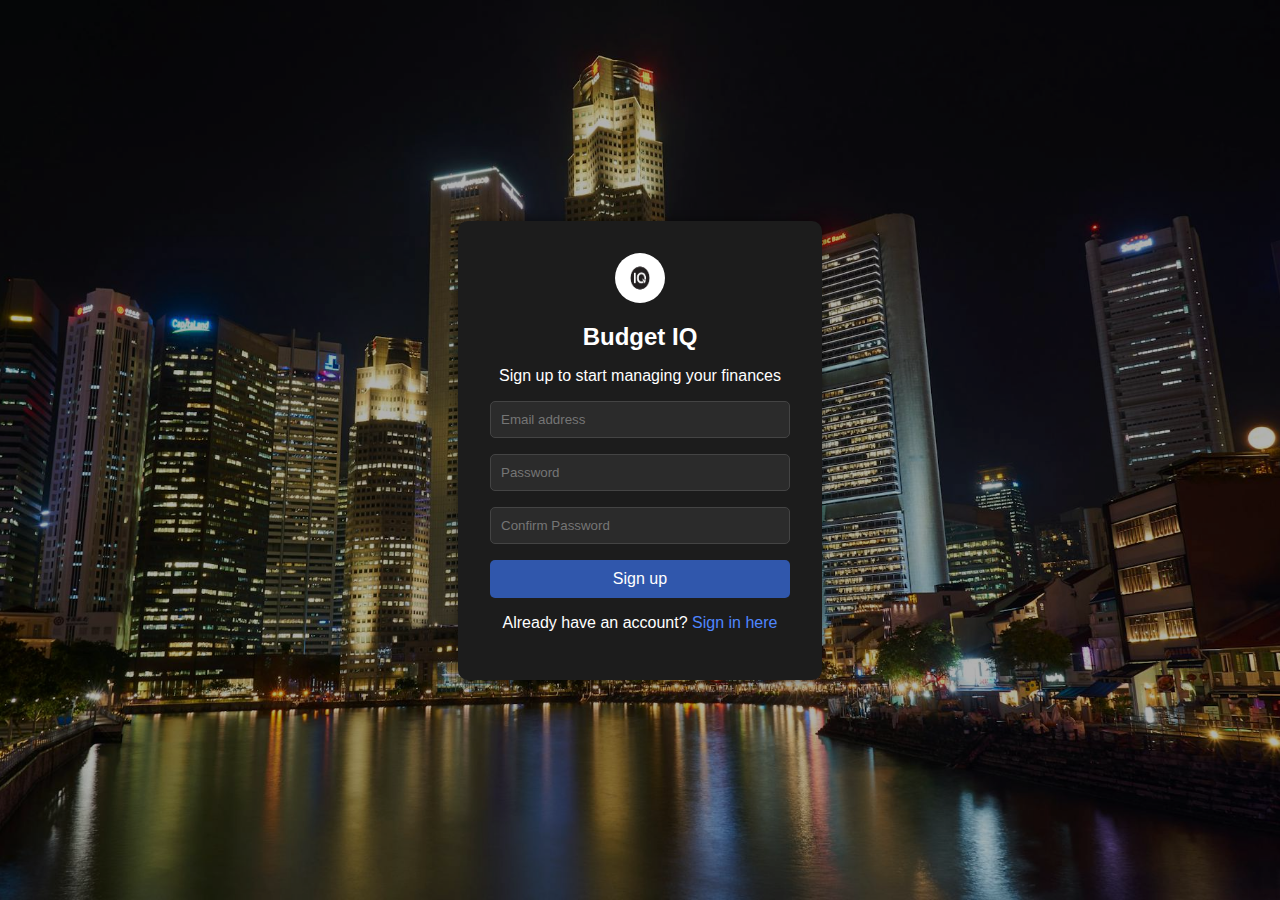
<file: index.html>
<!DOCTYPE html>
<html lang="en">
<head>
    <meta charset="UTF-8">
    <meta name="viewport" content="width=device-width, initial-scale=1.0">
    <link rel="stylesheet" href="Styles/styles.css">
    <link rel="icon" href="images/logo.png" type="image/x-icon">
    <title>Signup - Budget IQ</title>
</head>
<body>
    <img src="images/signup.jpg" alt="Background" class="background-image">
    <div class="container">
        <div class="form-box">
            <div class="logo">
                <img src="images/IQ logo.jpeg" alt="Logo" class="logo-placeholder">
                <h1>Budget IQ</h1>
                <p>Sign up to start managing your finances</p>
            </div>
            <form id="signup-form">
                <input type="email" id="email" placeholder="Email address" required>
                <input type="password" id="password" placeholder="Password" required>
                <input type="password" id="confirm-password" placeholder="Confirm Password" required>
                <button type="submit" class="signup-button">Sign up</button>
            </form>
            <p>Already have an account? <a href="login.html">Sign in here</a></p>
        </div>
    </div>
    <script src="Java/scripts.js"></script>
</body>
</html>
</file>
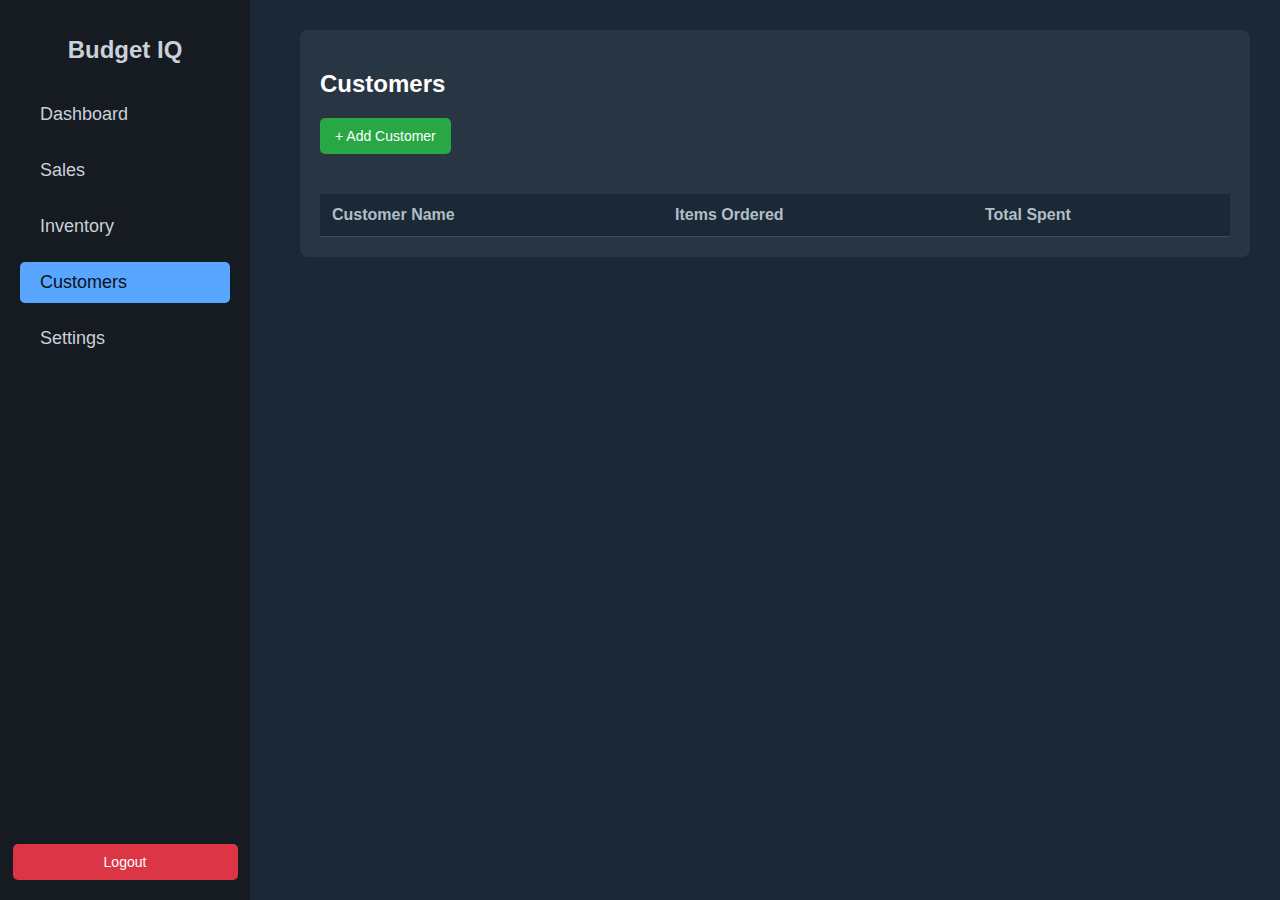
<file: customers.html>
<!DOCTYPE html>
<html lang="en">
<head>
    <meta charset="UTF-8">
    <meta name="viewport" content="width=device-width, initial-scale=1.0">
    <link rel="stylesheet" href="Styles/customers.css">
    <title>Customers - Budget IQ</title>
</head>
<body>
    <div class="sidebar">
        <div class="sidebar-header">
            <h1>Budget IQ</h1>
        </div>
        <ul class="sidebar-menu">
            <li><a href="dashboard.html">Dashboard</a></li>
            <li><a href="finances.html">Sales</a></li>
            <li><a href="inventory.html">Inventory</a></li>
            <li><a class="active" href="customers.html">Customers</a></li>
            <li><a href="settings.html">Settings</a></li>
        </ul>
        <div class="sidebar-footer">
            <button id="logout-btn" class="logout-btn">Logout</button>
        </div>
    </div>

    <div class="main-content">
        <div class="customers-section">
            <h2>Customers</h2>
            <button class="add-customer-btn" onclick="showAddCustomerPopup()">+ Add Customer</button>
            <div class="customers-table">
                <table>
                    <thead>
                        <tr>
                            <th>Customer Name</th>
                            <th>Items Ordered</th>
                            <th>Total Spent</th>
                        </tr>
                    </thead>
                    <tbody id="customersTableBody">
                        <!-- Customer data will be dynamically added here -->
                    </tbody>
                </table>
            </div>
        </div>
    </div>

    <!-- Add Customer Popup -->
    <div id="addCustomerPopup" class="popup-overlay">
        <div class="popup-card">
            <h3>Add Customer</h3>
            <form id="addCustomerForm">
                <label for="customerName">Customer Name:</label>
                <input type="text" id="customerName" required>
                <label for="itemsOrdered">Items Ordered:</label>
                <input type="number" id="itemsOrdered" min="1" required>
                <label for="totalSpent">Total Spent:</label>
                <input type="number" step="0.01" id="totalSpent" required>
                <button type="submit">Add Customer</button>
                <button type="button" onclick="closePopup('addCustomerPopup')">Cancel</button>
            </form>
        </div>
    </div>

        <!-- Logout Confirmation Popup -->
<div class="popup-overlay" id="logout-popup">
    <div class="popup-card">
        <h3>Confirm Logout</h3>
        <p>Are you sure you want to log out?</p>
        <button id="confirm-logout-btn" class="confirm-btn">Yes, Logout</button>
        <button id="cancel-logout-btn" class="cancel-btn">Cancel</button>
    </div>
</div>

    <script src="Java/customers.js"></script>
</body>
</html>
</file>
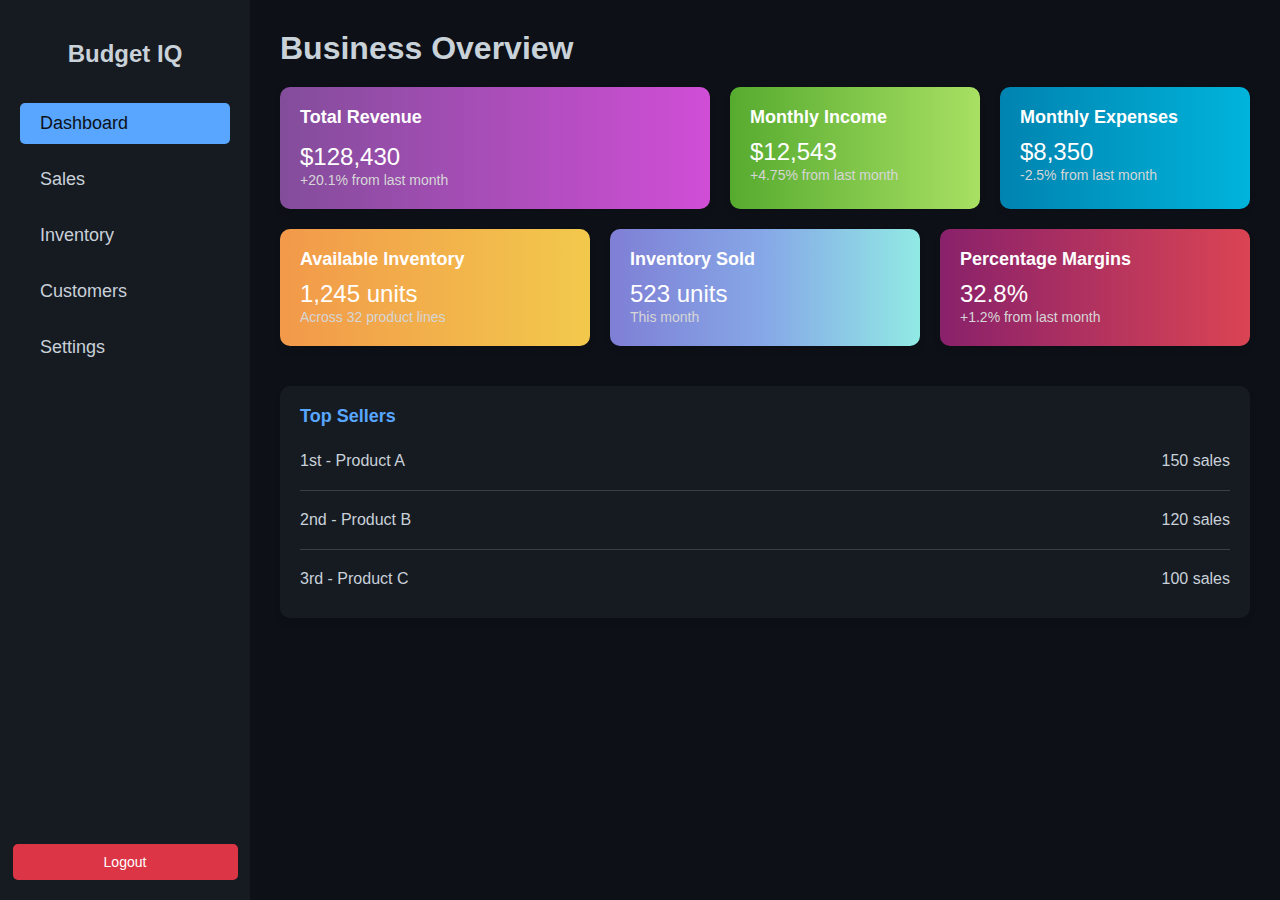
<file: dashboard.html>
<!DOCTYPE html>
<html lang="en">
<head>
    <meta charset="UTF-8">
    <meta name="viewport" content="width=device-width, initial-scale=1.0">
    <link rel="stylesheet" href="Styles/dashboard.css">
    <title>Dashboard - Budget IQ</title>
</head>
<body>
    <div class="sidebar">
        <div class="logo">
            <h2>Budget IQ</h2>
        </div>
        <ul>
            <li><a href="dashboard.html" class="active">Dashboard</a></li>
            <li><a href="finances.html">Sales</a></li>
            <li><a href="inventory.html">Inventory</a></li>
            <li><a href="customers.html">Customers</a></li>
            <li><a href="settings.html">Settings</a></li>
        </ul>
        <div class="sidebar-footer">
            <button id="logout-btn" class="logout-btn">Logout</button>
        </div>
    </div>
    <div class="content">
        <h1>Business Overview</h1>
        <!-- Container for the overview cards -->
<div class="overview-section">
    <div class="overview-card-1">
        <h3>Total Revenue</h3>
        <p id="total-revenue">$128,430</p>
        <small id="revenue-change">+20.1% from last month</small>
    </div>
    <div class="overview-card-2">
        <h3>Monthly Income</h3>
        <p id="monthly-income">$12,543</p>
        <small id="income-change">+4.75% from last month</small>
    </div>
    <div class="overview-card-3">
        <h3>Monthly Expenses</h3>
        <p id="monthly-expenses">$8,350</p>
        <small id="expenses-change">-2.5% from last month</small>
    </div>
    <div class="overview-card-4">
        <h3>Available Inventory</h3>
        <p id="available-inventory">1,245 units</p>
        <small>Across 32 product lines</small>
    </div>
    <div class="overview-card-5">
        <h3>Inventory Sold</h3>
        <p id="inventory-sold">523 units</p>
        <small>This month</small>
    </div>
    <div class="overview-card-6">
        <h3>Percentage Margins</h3>
        <p id="percentage-margins">32.8%</p>
        <small id="margin-change">+1.2% from last month</small>
    </div>
</div>

<!-- Container for the Top Sellers section -->
<div class="top-sellers-section">
    <div class="card">
        <h2>Top Sellers</h2>
        <div class="top-seller-item">
            <span>1st - Product A</span>
            <span>150 sales</span>
        </div>
        <hr>
        <div class="top-seller-item">
            <span>2nd - Product B</span>
            <span>120 sales</span>
        </div>
        <hr>
        <div class="top-seller-item">
            <span>3rd - Product C</span>
            <span>100 sales</span>
        </div>
    </div>
</div>

<!-- Logout Confirmation Popup -->
<div class="popup-overlay" id="logout-popup">
    <div class="popup-card">
        <h3>Confirm Logout</h3>
        <p>Are you sure you want to log out?</p>
        <button id="confirm-logout-btn" class="confirm-btn">Yes, Logout</button>
        <button id="cancel-logout-btn" class="cancel-btn">Cancel</button>
    </div>
</div>
    
    <script src="Java/dashboard.js"></script>
</body>
</html>
</file>
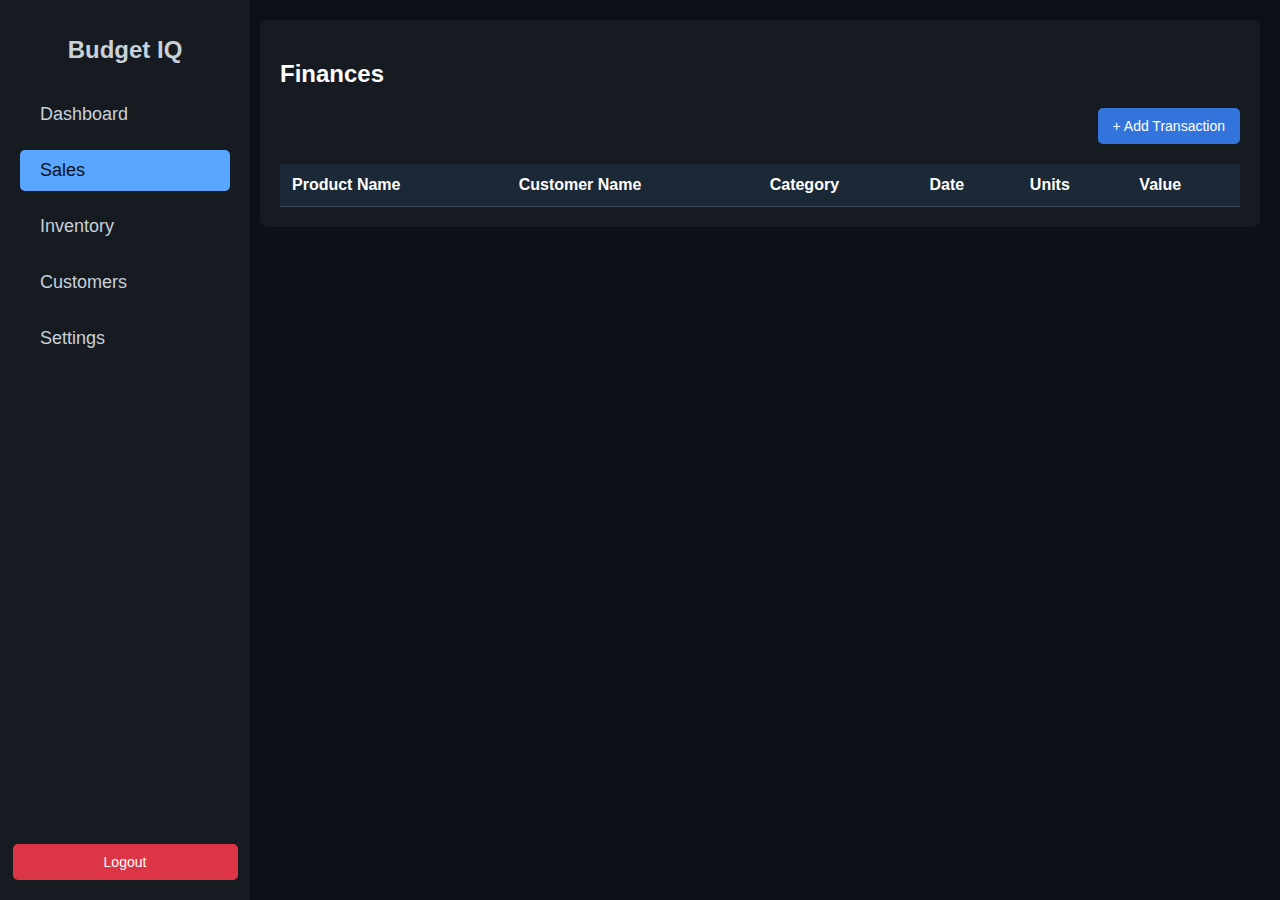
<file: finances.html>
<!DOCTYPE html>
<html lang="en">
<head>
    <meta charset="UTF-8">
    <meta name="viewport" content="width=device-width, initial-scale=1.0">
    <title>Finances - Budget IQ</title>
    <link rel="stylesheet" href="Styles/finances.css"> <!-- Link to your CSS file -->
</head>
<body>
    <!-- Sidebar Navigation -->
    <aside class="sidebar">
        <div class="sidebar-header">
            <h1>Budget IQ</h1>
        </div>
        <ul class="sidebar-menu">
            <li><a href="dashboard.html">Dashboard</a></li>
            <li><a href="finances.html" class="active">Sales</a></li>
            <li><a href="inventory.html">Inventory</a></li>
            <li><a href="customers.html">Customers</a></li>
            <li><a href="settings.html">Settings</a></li>
        </ul>
        <div class="sidebar-footer">
            <button id="logout-btn" class="logout-btn">Logout</button>
        </div>
    </aside>

    <!-- Main Content Area -->
    <main class="main-content">
        <div class="finances-section">
            <h2>Finances</h2>
            <button class="add-transaction-btn" onclick="showAddTransactionPopup()">+ Add Transaction</button>

            <div class="transactions-table">
                <table>
                    <thead>
                        <tr>
                            <th>Product Name</th>
                            <th>Customer Name</th>
                            <th>Category</th>
                            <th>Date</th>
                            <th>Units</th>
                            <th>Value</th>
                        </tr>
                    </thead>
                    <tbody id="transactions-tbody">
                        <!-- Transactions will be dynamically added here -->
                    </tbody>
                </table>
            </div>
        </div>
    </main>

    <!-- Add Transaction Popup -->
    <div class="popup-overlay" id="popupOverlay">
        <div class="popup-card">
            <h3>Add Transaction</h3>
            <form id="addTransactionForm">
                <label for="productName">Product Name:</label>
                <select id="productName" name="productName"></select>
                <label for="customerName">Customer Name:</label>
                <select id="customerName" name="customerName"></select>
                <label for="category">Category:</label>
                <select id="category" name="category">
                    <option value="Income">Income</option>
                    <option value="Expense">Expense</option>
                </select>
                <label for="date">Date:</label>
                <input type="date" id="date" name="date" required>
                <label for="units">Units:</label>
                <input type="number" id="units" name="units" required>
                <label for="value">Value:</label>
                <input type="number" step="0.01" id="value" name="value" required>
                <button type="submit">Add Transaction</button>
                <button type="button" onclick="hideAddTransactionPopup()">Cancel</button>
            </form>
        </div>
    </div>

    <!-- Logout Confirmation Popup -->
<div class="popup-overlay" id="logout-popup">
    <div class="popup-card">
        <h3>Confirm Logout</h3>
        <p>Are you sure you want to log out?</p>
        <button id="confirm-logout-btn" class="confirm-btn">Yes, Logout</button>
        <button id="cancel-logout-btn" class="cancel-btn">Cancel</button>
    </div>
</div>

    <script src="Java/finances.js"></script> <!-- Link to your JavaScript file -->
</body>
</html>
</file>
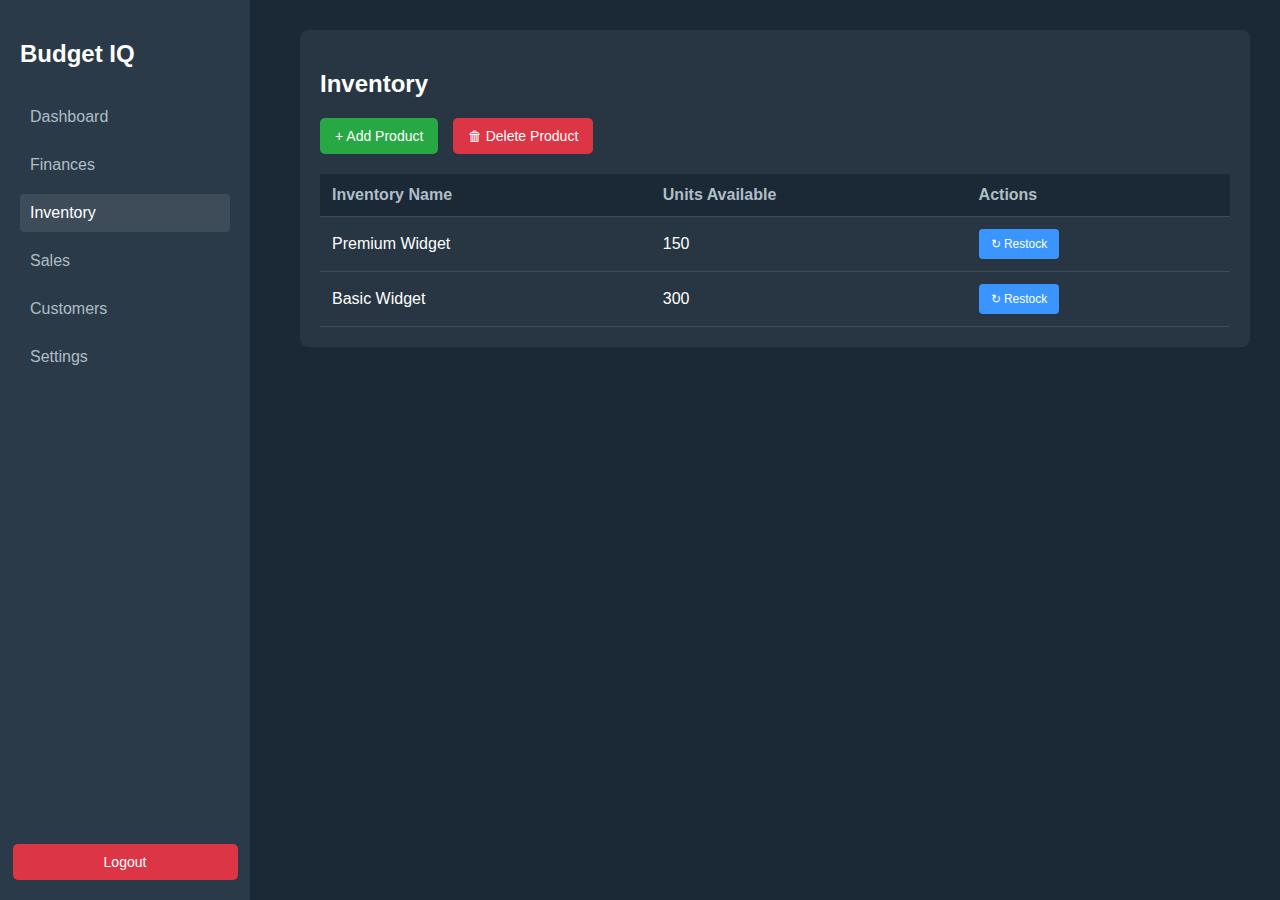
<file: inventory.html>
<!DOCTYPE html>
<html lang="en">
<head>
    <meta charset="UTF-8">
    <meta name="viewport" content="width=device-width, initial-scale=1.0">
    <link rel="stylesheet" href="Styles/inventory.css">
    <title>Inventory</title>
</head>
<body>
    <div class="sidebar">
        <div class="sidebar-header">
            <h2>Budget IQ</h2>
        </div>
        <ul class="sidebar-menu">
            <li><a href="dashboard.html">Dashboard</a></li>
            <li><a href="finances.html">Finances</a></li>
            <li><a class="active" href="inventory.html">Inventory</a></li>
            <li><a href="sales.html">Sales</a></li>
            <li><a href="customers.html">Customers</a></li>
            <li><a href="settings.html">Settings</a></li>
        </ul>
        <div class="sidebar-footer">
            <button id="logout-btn" class="logout-btn">Logout</button>
        </div>
    </div>

    <div class="main-content">
        <div class="inventory-section">
            <h2>Inventory</h2>
            <button class="add-product-btn" onclick="showAddProductPopup()">+ Add Product</button>
            <button class="delete-product-btn" onclick="showDeleteProductPopup()">🗑 Delete Product</button>
            <div class="inventory-table">
                <table>
                    <thead>
                        <tr>
                            <th>Inventory Name</th>
                            <th>Units Available</th>
                            <th>Actions</th>
                        </tr>
                    </thead>
                    <tbody id="inventoryTableBody">
                        <!-- Sample data rows -->
                        <tr>
                            <td>Premium Widget</td>
                            <td>150</td>
                            <td><button class="restock-btn" onclick="showRestockPopup('Premium Widget')">↻ Restock</button></td>
                        </tr>
                        <tr>
                            <td>Basic Widget</td>
                            <td>300</td>
                            <td><button class="restock-btn" onclick="showRestockPopup('Basic Widget')">↻ Restock</button></td>
                        </tr>
                    </tbody>
                </table>
            </div>
        </div>
    </div>

    <!-- Popups -->
    <div id="addProductPopup" class="popup-overlay">
        <div class="popup-card">
            <h3>Add Product</h3>
            <form id="addProductForm">
                <label for="productName">Product Name:</label>
                <input type="text" id="productName" required>
                <label for="productUnits">Units Available:</label>
                <input type="number" id="productUnits" min="1" required>
                <button type="submit">Add Product</button>
                <button type="button" onclick="closePopup('addProductPopup')">Cancel</button>
            </form>
        </div>
    </div>

    <div id="deleteProductPopup" class="popup-overlay">
        <div class="popup-card">
            <h3>Delete Product</h3>
            <form id="deleteProductForm">
                <label for="deleteProductName">Select Product:</label>
                <select id="deleteProductName" required>
                    <!-- Options dynamically populated -->
                </select>
                <button type="submit">Delete Product</button>
                <button type="button" onclick="closePopup('deleteProductPopup')">Cancel</button>
            </form>
        </div>
    </div>

    <div id="restockPopup" class="popup-overlay">
        <div class="popup-card">
            <h3>Restock Product</h3>
            <form id="restockForm">
                <label for="restockUnits">Units to Add:</label>
                <input type="number" id="restockUnits" min="1" required>
                <button type="submit">Restock</button>
                <button type="button" onclick="closePopup('restockPopup')">Cancel</button>
            </form>
        </div>
    </div>

    <!-- Logout Confirmation Popup -->
<div class="popup-overlay" id="logout-popup">
    <div class="popup-card">
        <h3>Confirm Logout</h3>
        <p>Are you sure you want to log out?</p>
        <button id="confirm-logout-btn" class="confirm-btn">Yes, Logout</button>
        <button id="cancel-logout-btn" class="cancel-btn">Cancel</button>
    </div>
</div>

    <script src="Java/inventory.js"></script>
</body>
</html>
</file>
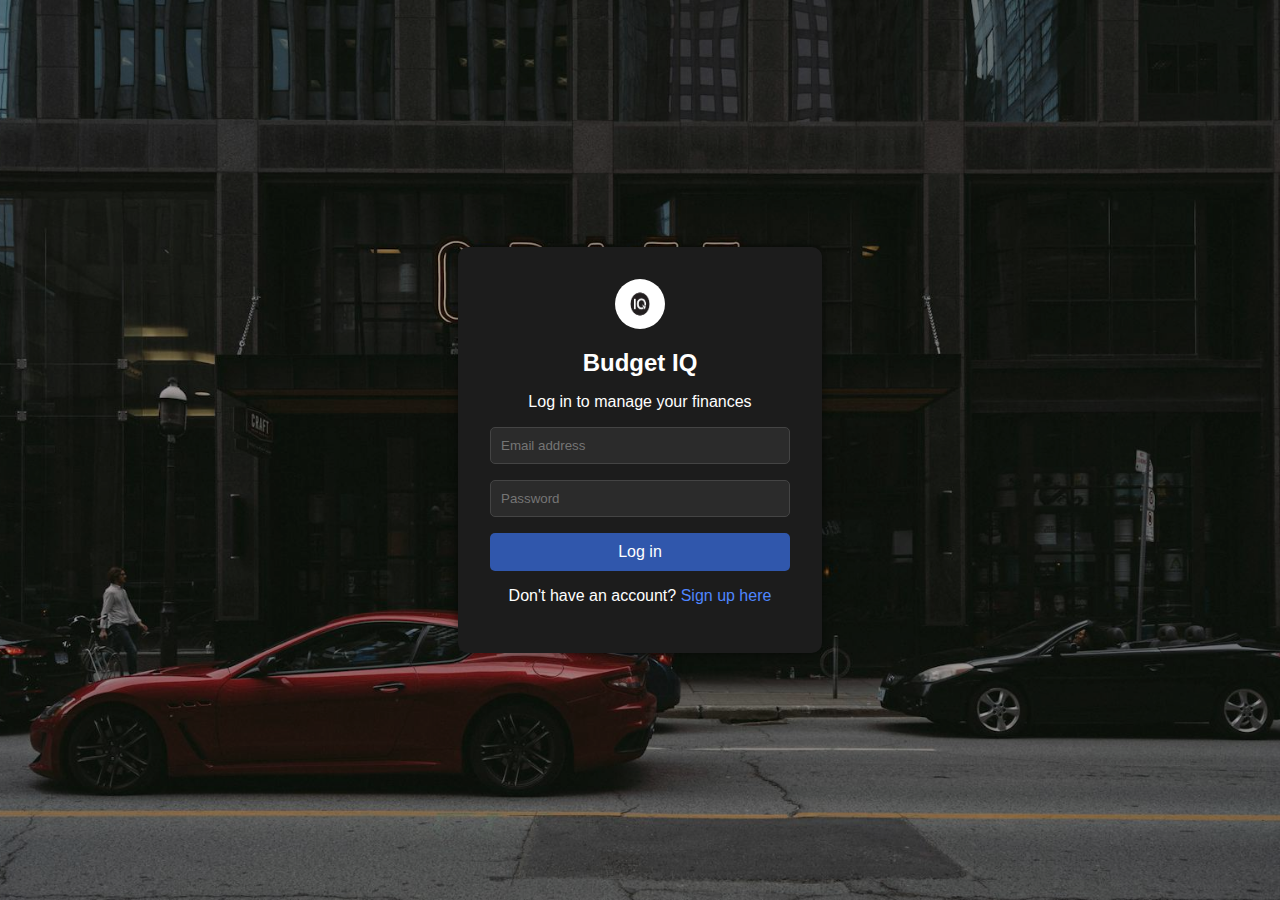
<file: login.html>
<!DOCTYPE html>
<html lang="en">
<head>
    <meta charset="UTF-8">
    <meta name="viewport" content="width=device-width, initial-scale=1.0">
    <link rel="stylesheet" href="Styles/styles.css">
    <title>Login - Budget IQ</title>
</head>
<body>
    <img src="images/login.jpg" alt="Background" class="background-image">
    <div class="container">
        <div class="form-box">
            <div class="logo">
                <img src="images/IQ logo.jpeg" alt="Logo" class="logo-placeholder">
                <h1>Budget IQ</h1>
                <p>Log in to manage your finances</p>
            </div>
            <form id="login-form">
                <input type="email" id="email" placeholder="Email address" required>
                <input type="password" id="password" placeholder="Password" required>
                <button type="submit" class="signup-button">Log in</button>
            </form>
            <p>Don't have an account? <a href="index.html">Sign up here</a></p>
        </div>
    </div>
    <script src="Java/login.js"></script>
</body>
</html>
</file>
<file: Styles/styles.css>
body {
    background-color: #121212;
    color: #fff;
    font-family: Arial, sans-serif;
    display: flex;
    justify-content: center;
    align-items: center;
    height: 100vh;
    margin: 0;
    overflow: hidden;
    position: relative;
}

.background-image {
    position: absolute;
    top: 0;
    left: 0;
    width: 100%;
    height: 100%;
    object-fit: cover;
    z-index: -1;
    filter: brightness(0.7);
}

.container {
    display: flex;
    justify-content: center;
    align-items: center;
    height: 100%;
}

.form-box {
    background-color: #1c1c1c;
    padding: 2rem;
    border-radius: 10px;
    box-shadow: 0 0 10px rgba(0, 0, 0, 0.5);
    text-align: center;
    width: 300px;
}

.logo {
    margin-bottom: 1rem;
}

.logo-placeholder {
    height: 50px;
    width: 50px;
    margin: 0 auto 1rem auto;
    border-radius: 50%;
}

h1 {
    margin: 0;
    font-size: 24px;
    font-weight: bold;
}

form {
    display: flex;
    flex-direction: column;
}

input {
    background-color: #2b2b2b;
    color: #fff;
    border: 1px solid #444;
    padding: 10px;
    margin-bottom: 1rem;
    border-radius: 5px;
}

.signup-button {
    background-color: #3057ac;
    color: #fff;
    border: none;
    padding: 10px;
    border-radius: 5px;
    cursor: pointer;
    font-size: 16px;
    transition: 0.5s;
}

.signup-button:hover {
    color: #ffffff;
    background: #008cff;
    border: 1px solid #008cff;
    text-shadow: 0 0 5px #ffffff, 0 0 10px #ffffff, 0 0 20px #ffffff;
    box-shadow: 0 0 5px #008cff, 0 0 20px #008cff, 0 0 50px #008cff,
      0 0 100px #008cff;
}

p a {
    color: #4f86ff;
    text-decoration: none;
}

p a:hover {
    text-decoration: underline;
}
</file>
<file: Styles/customers.css>
body {
    font-family: Arial, sans-serif;
    background-color: #1B2836;
    color: #fff;
    margin: 0;
    padding: 0;
    display: flex;
}

.sidebar {
    width: 250px;
    background-color: #161B22;
    min-height: 100vh;
    position: fixed;
    top: 0;
    left: 0;
    padding: 20px;
    box-sizing: border-box;
}

.sidebar-header h1 {
    font-size: 24px;
    margin-bottom: 30px;
    color: #C9D1D9;
    text-align: center;
}

.sidebar-menu {
    list-style: none;
    padding: 0;
}

.sidebar-menu li {
    margin-bottom: 15px;
}

.sidebar-menu li a {
    color: #C9D1D9;
    text-decoration: none;
    font-size: 18px;
    display: flex;
    align-items: center;
    padding: 10px 20px;
    border-radius: 5px;
    transition: background-color 0.3s ease;
    transition: 0,5s;
}

.sidebar ul li a.active {
    background-color: #58A6FF;
    color: #0D1117;
}

.sidebar ul li a:hover {
    transform: translateX(10px);
    color: white;
}

.sidebar-footer {
    position: absolute;
    bottom: 20px;
    width: 100%;
    text-align: center;
}

.logout-btn {
    background-color: #DC3545; /* Red */
    color: #ffffff;
    border: none;
    padding: 10px 15px;
    font-size: 14px;
    border-radius: 5px;
    cursor: pointer;
    width: 90%;
    margin: 0 auto;
    display: block;
    transition: background-color 0.3s;
    translate: -20px;
}

.logout-btn:hover {
    color: #ffffff;
    background: #C82333;
    border: 1px solid #C82333;
    text-shadow: 0 0 5px #ffffff, 0 0 10px #ffffff, 0 0 20px #ffffff;
    box-shadow: 0 0 5px #C82333, 0 0 20px #C82333, 0 0 50px #C82333,
      0 0 100px #C82333;
}

.main-content {
    margin-left: 270px;
    padding: 30px;
    background-color: #1B2836;
    min-height: 100vh;
    box-sizing: border-box;
    width: calc(100% - 270px);
}

.customers-section {
    background-color: #273642;
    border-radius: 8px;
    padding: 20px;
    margin-bottom: 20px;
}

.customers-section h2 {
    font-size: 24px;
    margin-bottom: 20px;
}

.add-customer-btn {
    background-color: #28A745;
    color: #ffffff;
    border: none;
    padding: 10px 15px;
    font-size: 14px;
    border-radius: 5px;
    cursor: pointer;
    margin-bottom: 20px;
    transition: background-color 0.3s;
}

.add-customer-btn:hover {
    background-color: #218838;
}

.customers-table {
    margin-top: 20px;
    overflow-x: auto;
}

.customers-table table {
    width: 100%;
    border-collapse: collapse;
}

.customers-table th, .customers-table td {
    text-align: left;
    padding: 12px;
    border-bottom: 1px solid #3E4C59;
}

.customers-table th {
    background-color: #1B2836;
    color: #B0BEC5;
}

.customers-table td {
    background-color: #273642;
}

.popup-overlay {
    display: none;
    position: fixed;
    top: 0;
    left: 0;
    width: 100%;
    height: 100%;
    background-color: rgba(0, 0, 0, 0.8);
    justify-content: center;
    align-items: center;
    z-index: 9999;
}

.show-popup {
    display: flex;
}

.popup-card {
    background-color: #273642;
    border-radius: 8px;
    padding: 20px;
    width: 350px;
    box-sizing: border-box;
    color: #ffffff;
}

.popup-card h3 {
    margin-top: 0;
    font-size: 18px;
}

.popup-card form {
    display: flex;
    flex-direction: column;
}

.popup-card label {
    margin-top: 10px;
}

.popup-card input {
    margin-top: 5px;
    padding: 10px;
    border: none;
    border-radius: 4px;
    background-color: #1B2836;
    color: #ffffff;
}

.popup-card button {
    margin-top: 20px;
    padding: 10px;
    border: none;
    border-radius: 4px;
    background-color: #28A745;
    color: #ffffff;
    cursor: pointer;
}

.popup-card button[type="button"] {
    background-color: #DC3545;
    margin-top: 10px;
}

.popup-card button:hover {
    opacity: 0.9;
}

/* Popup Overlay (Already in previous code, included for clarity) */
.popup-overlay {
    display: none;
    position: fixed;
    top: 0;
    left: 0;
    width: 100%;
    height: 100%;
    background-color: rgba(0, 0, 0, 0.7);
    justify-content: center;
    align-items: center;
    z-index: 9999;
}

/* Show Popup (already defined in previous styles, included here for clarity) */
.show-popup {
    display: flex;
}

/* Popup Card Styles (defined previously, reused here) */
.popup-card {
    background-color: #273642;
    border-radius: 8px;
    padding: 20px;
    width: 350px;
    box-sizing: border-box;
    color: #ffffff;
    text-align: center;
}

.popup-card h3 {
    margin-top: 0;
    font-size: 18px;
}

.popup-card button {
    margin-top: 20px;
    padding: 10px;
    border: none;
    border-radius: 4px;
    cursor: pointer;
}

.confirm-btn {
    background-color: #28A745; /* Green */
    color: #ffffff;
}

.cancel-btn {
    background-color: #e63446; /* Red */
    color: #ffffff;
    margin-top: 10px;
}
</file>
<file: Styles/finances.css>
/* General styles */
body {
    margin: 0;
    padding: 0;
    font-family: Arial, sans-serif;
    background-color: #0D1117;
    color: #ffffff;
}

/* Sidebar Styles */
.sidebar {
    width: 250px;
    background-color: #161B22;
    min-height: 100vh;
    position: fixed;
    top: 0;
    left: 0;
    padding: 20px;
    box-sizing: border-box;
    transition: background-color 0.3s ease;
}

.sidebar-header h1 {
    font-size: 24px;
    margin-bottom: 30px;
    color: #C9D1D9;
    text-align: center;
}

.sidebar-menu {
    list-style: none;
    padding: 0;
}

.sidebar-menu li {
    margin-bottom: 15px;
}

.sidebar-menu li a {
    color: #C9D1D9;
    text-decoration: none;
    font-size: 18px;
    display: flex;
    align-items: center;
    padding: 10px 20px;
    border-radius: 5px;
    transition: background-color 0.3s ease;
    transition: 0,5s;
}

.sidebar ul li a.active {
    background-color: #58A6FF;
    color: #0D1117;
}

.sidebar ul li a:hover {
    transform: translateX(10px);
    color: white;
}

/* Main content styles */
.main-content {
    margin-left: 240px;
    padding: 20px;
}

.finances-section {
    background-color: #161B22;
    border-radius: 8px;
    padding: 20px;
    margin-bottom: 20px;
}

.finances-section h2 {
    font-size: 24px;
    margin-bottom: 20px;
}

/* Table styles */
.transactions-table table {
    width: 100%;
    border-collapse: collapse;
}

.transactions-table th,
.transactions-table td {
    text-align: left;
    padding: 12px;
    border-bottom: 1px solid #3E4C59;
}

.transactions-table th {
    background-color: #1B2836;
    color: #ffffff;
}

.transactions-table td {
    background-color: #2A3A48;
}

.transactions-table tr:hover {
    background-color: #3A4B5B;
}

/* Add Transaction Button */
.add-transaction-btn {
    background-color: #3273DC;
    color: #ffffff;
    border: none;
    padding: 10px 15px;
    font-size: 14px;
    border-radius: 5px;
    cursor: pointer;
    float: right;
    margin-bottom: 20px;
}

.add-transaction-btn:hover {
    background-color: #2462B7;
}

/* Popup Overlay Styles */
.popup-overlay {
    display: none; /* Hidden by default */
    position: fixed;
    top: 0;
    left: 0;
    width: 100%;
    height: 100%;
    background-color: rgba(0, 0, 0, 0.8);
    justify-content: center;
    align-items: center;
    z-index: 9999;
}

.popup-card {
    background-color: #2A3A48;
    padding: 30px;
    border-radius: 8px;
    width: 400px;
    text-align: left;
}

.popup-card h3 {
    margin-top: 0;
    margin-bottom: 15px;
}

/* Form Styles */
form label {
    display: block;
    margin-top: 10px;
    font-weight: bold;
    color: #ffffff;
}

form input,
form select {
    width: 100%;
    padding: 8px;
    margin-top: 5px;
    border-radius: 4px;
    border: 1px solid #4B5C6B;
    background-color: #1B2836;
    color: #ffffff;
}

form button {
    margin-top: 15px;
    padding: 10px;
    width: 100%;
    border: none;
    border-radius: 4px;
    background-color: #3273DC;
    color: #ffffff;
    font-size: 14px;
    cursor: pointer;
}

form button[type="button"] {
    background-color: #555555;
}

form button[type="button"]:hover {
    background-color: #444444;
}

form button:hover {
    background-color: #2462B7;
}

/* Show Popup */
.show-popup #popupOverlay {
    display: flex;
}

/* Sidebar Footer and Logout Button */
.sidebar-footer {
    position: absolute;
    bottom: 20px;
    width: 100%;
    text-align: center;
    transition: background-color 0.3s ease;
}

.logout-btn {
    background-color: #DC3545; /* Red */
    color: #ffffff;
    border: none;
    padding: 10px 15px;
    font-size: 14px;
    border-radius: 5px;
    cursor: pointer;
    width: 90%;
    margin: 0 auto;
    display: block;
    transition: background-color 0.3s ease;
    translate: -20px;
}

.logout-btn:hover {
    color: #ffffff;
    background: #C82333;
    border: 1px solid #C82333;
    text-shadow: 0 0 5px #ffffff, 0 0 10px #ffffff, 0 0 20px #ffffff;
    box-shadow: 0 0 5px #C82333, 0 0 20px #C82333, 0 0 50px #C82333,
      0 0 100px #C82333;
}

/* Popup Overlay (Already in previous code, included for clarity) */
.popup-overlay {
    display: none;
    position: fixed;
    top: 0;
    left: 0;
    width: 100%;
    height: 100%;
    background-color: rgba(0, 0, 0, 0.7);
    justify-content: center;
    align-items: center;
    z-index: 9999;
}

/* Show Popup (already defined in previous styles, included here for clarity) */
.show-popup {
    display: flex;
}

/* Popup Card Styles (defined previously, reused here) */
.popup-card {
    background-color: #273642;
    border-radius: 8px;
    padding: 20px;
    width: 350px;
    box-sizing: border-box;
    color: #ffffff;
    text-align: center;
}

.popup-card h3 {
    margin-top: 0;
    font-size: 18px;
}

.popup-card button {
    margin-top: 20px;
    padding: 10px;
    border: none;
    border-radius: 4px;
    cursor: pointer;
}

.confirm-btn {
    background-color: #28A745; /* Green */
    color: #ffffff;
}

.cancel-btn {
    background-color: #e63446; /* Red */
    color: #ffffff;
    margin-top: 10px;
}
</file>
<file: Styles/inventory.css>
/* Global Styles */
body {
    font-family: Arial, sans-serif;
    background-color: #1B2836;
    color: #fff;
    margin: 0;
    padding: 0;
    display: flex;
}

/* Sidebar Styles */
.sidebar {
    width: 250px;
    background-color: #2A3A48;
    min-height: 100vh;
    position: fixed;
    top: 0;
    left: 0;
    padding: 20px;
    box-sizing: border-box;
}

.sidebar-header h2 {
    font-size: 24px;
    margin-bottom: 30px;
    color: #ffffff;
}

.sidebar-menu {
    list-style: none;
    padding: 0;
}

.sidebar-menu li {
    margin-bottom: 10px;
}

.sidebar-menu li a {
    color: #B0BEC5;
    text-decoration: none;
    padding: 10px;
    display: block;
    border-radius: 4px;
}

.sidebar-menu li a.active,
.sidebar-menu li a:hover {
    background-color: #3E4C59;
    color: #ffffff;
}

/* Main Content Styles */
.main-content {
    margin-left: 270px;
    padding: 30px;
    background-color: #1B2836;
    min-height: 100vh;
    box-sizing: border-box;
    width: calc(100% - 270px);
}

/* Inventory Section Styles */
.inventory-section {
    background-color: #273642;
    border-radius: 8px;
    padding: 20px;
    margin-bottom: 20px;
}

.inventory-section h2 {
    font-size: 24px;
    margin-bottom: 20px;
}

/* Button Styles */
.add-product-btn, .delete-product-btn, .restock-btn {
    background-color: #28A745; /* Green */
    color: #ffffff;
    border: none;
    padding: 10px 15px;
    font-size: 14px;
    border-radius: 5px;
    cursor: pointer;
    margin-right: 10px;
    transition: background-color 0.3s;
}

.delete-product-btn {
    background-color: #DC3545; /* Red */
}

.add-product-btn:hover, .delete-product-btn:hover, .restock-btn:hover {
    background-color: #218838; /* Darker Green */
}

.delete-product-btn:hover {
    background-color: #C82333; /* Darker Red */
}

/* Table Styles */
.inventory-table {
    margin-top: 20px;
    overflow-x: auto;
}

.inventory-table table {
    width: 100%;
    border-collapse: collapse;
}

.inventory-table th, .inventory-table td {
    text-align: left;
    padding: 12px;
    border-bottom: 1px solid #3E4C59;
}

.inventory-table th {
    background-color: #1B2836;
    color: #B0BEC5;
}

.inventory-table td {
    background-color: #273642;
}

.restock-btn {
    background-color: #3A95FF; /* Blue */
    border: none;
    color: #ffffff;
    padding: 8px 12px;
    font-size: 12px;
    border-radius: 4px;
    cursor: pointer;
}

.restock-btn:hover {
    background-color: #357AE8; /* Darker Blue */
}

/* Popup Overlay Styles */
.popup-overlay {
    display: none;
    position: fixed;
    top: 0;
    left: 0;
    width: 100%;
    height: 100%;
    background-color: rgba(0, 0, 0, 0.7);
    justify-content: center;
    align-items: center;
    z-index: 9999;
}

/* Show Popup */
.show-popup {
    display: flex;
}

/* Popup Card Styles */
.popup-card {
    background-color: #273642;
    border-radius: 8px;
    padding: 20px;
    width: 350px;
    box-sizing: border-box;
    color: #ffffff;
}

.popup-card h3 {
    margin-top: 0;
    font-size: 18px;
}

.popup-card form {
    display: flex;
    flex-direction: column;
}

.popup-card label {
    margin-top: 10px;
}

.popup-card input,
.popup-card select {
    margin-top: 5px;
    padding: 10px;
    border: none;
    border-radius: 4px;
    background-color: #1B2836;
    color: #ffffff;
}

.popup-card button {
    margin-top: 20px;
    padding: 10px;
    border: none;
    border-radius: 4px;
    background-color: #28A745;
    color: #ffffff;
    cursor: pointer;
}

.popup-card button[type="button"] {
    background-color: #DC3545;
    margin-top: 10px;
}

.popup-card button:hover {
    opacity: 0.9;
}

/* Responsive Styles */
@media (max-width: 768px) {
    .sidebar {
        width: 100%;
        position: relative;
    }

    .main-content {
        margin-left: 0;
        width: 100%;
        padding: 20px;
    }
}

/* Sidebar Footer and Logout Button */
.sidebar-footer {
    position: absolute;
    bottom: 20px;
    width: 100%;
    text-align: center;
}

.logout-btn {
    background-color: #DC3545; /* Red */
    color: #ffffff;
    border: none;
    padding: 10px 15px;
    font-size: 14px;
    border-radius: 5px;
    cursor: pointer;
    width: 90%;
    margin: 0 auto;
    display: block;
    transition: background-color 0.3s;
    translate: -20px;
}

.logout-btn:hover {
    color: #ffffff;
    background: #C82333;
    border: 1px solid #C82333;
    text-shadow: 0 0 5px #ffffff, 0 0 10px #ffffff, 0 0 20px #ffffff;
    box-shadow: 0 0 5px #C82333, 0 0 20px #C82333, 0 0 50px #C82333,
      0 0 100px #C82333;
}

/* Popup Overlay (Already in previous code, included for clarity) */
.popup-overlay {
    display: none;
    position: fixed;
    top: 0;
    left: 0;
    width: 100%;
    height: 100%;
    background-color: rgba(0, 0, 0, 0.7);
    justify-content: center;
    align-items: center;
    z-index: 9999;
}

/* Show Popup (already defined in previous styles, included here for clarity) */
.show-popup {
    display: flex;
}

/* Popup Card Styles (defined previously, reused here) */
.popup-card {
    background-color: #273642;
    border-radius: 8px;
    padding: 20px;
    width: 350px;
    box-sizing: border-box;
    color: #ffffff;
    text-align: center;
}

.popup-card h3 {
    margin-top: 0;
    font-size: 18px;
}

.popup-card button {
    margin-top: 20px;
    padding: 10px;
    border: none;
    border-radius: 4px;
    cursor: pointer;
}

.confirm-btn {
    background-color: #28A745; /* Green */
    color: #ffffff;
}

.cancel-btn {
    background-color: #e63446; /* Red */
    color: #ffffff;
    margin-top: 10px;
}
</file>
<file: Styles/dashboard.css>
/* Basic Reset */
* {
    margin: 0;
    padding: 0;
    box-sizing: border-box;
}

/* Body Styling */
body {
    font-family: Arial, sans-serif;
    background-color: #0D1117;
    color: #C9D1D9;
    display: flex;
}

/* Sidebar Styling */
.sidebar {
    width: 250px;
    background-color: #161B22;
    height: 100vh;
    position: fixed;
    left: 0;
    top: 0;
    display: flex;
    flex-direction: column;
    padding: 20px;
}

.logo {
    text-align: center;
    margin-bottom: 20px;
}

.logo h2 {
    font-size: 24px;
    color: #C9D1D9;
    margin-top: 20px;
}

/* Sidebar Navigation */
.sidebar ul {
    list-style-type: none;
    padding-left: 0;
}

.sidebar ul li {
    margin: 15px 0;
}

.sidebar ul li a {
    color: #C9D1D9;
    text-decoration: none;
    font-size: 18px;
    display: flex;
    align-items: center;
    padding: 10px 20px;
    border-radius: 5px;
    transition: background-color 0.3s ease;
}

.sidebar ul li a.active {
    background-color: #58A6FF;
    color: #0D1117;
}

.sidebar ul li a:hover {
    transform: translateX(10px);
    color: white;
}

/* Main Content Styling */
.content {
    margin-left: 250px;
    padding: 30px;
    width: calc(100% - 250px);
}

.content h1 {
    font-size: 32px;
    margin-bottom: 20px;
}

/* Layout for the Overview Section */
.overview-section {
    display: flex;
    flex-wrap: wrap;
    gap: 20px;
    margin-bottom: 40px; /* Space between overview cards and top sellers */
}

/* Style for individual overview card 1 */
.overview-card-1 {
    background-image: linear-gradient(to right, #834d9b, #d04ed6);
    padding: 20px;
    border-radius: 10px;
    box-shadow: 0 4px 6px rgba(0, 0, 0, 0.1);
    flex: 1 1 calc(40% - 20px); /* Three cards per row */
    min-width: 250px;
    transition: transform 0.3s ease;
}

.overview-card-1:hover {
    transform: translateY(-5px);
}

.overview-card-1 h3 {
    font-size: 18px;
    color: white;
    margin-bottom: 15px;
}

.overview-card-1 p {
    font-size: 24px;
    color: white;
}

.overview-card-1 small {
    font-size: 14px;
    color: #d6d6d6;
}

/* Style for individual overview card 2 */
.overview-card-2 {
    background-image: linear-gradient(to right, #56ab2f, #a8e063);
    padding: 20px;
    border-radius: 10px;
    box-shadow: 0 4px 6px rgba(0, 0, 0, 0.1);
    flex: 1 1 calc(20% - 20px); /* Three cards per row */
    min-width: 250px;
    transition: transform 0.3s ease;
}

.overview-card-2:hover {
    transform: translateY(-5px);
}

.overview-card-2 h3 {
    font-size: 18px;
    color: white;
    margin-bottom: 10px;
}

.overview-card-2 p {
    font-size: 24px;
    color: white;
}

.overview-card-2 small {
    font-size: 14px;
    color: #d6d6d6;
}

/* Style for individual overview card 3 */
.overview-card-3 {
    background-image: linear-gradient(to right, #0083B0, #00B4DB);
    padding: 20px;
    border-radius: 10px;
    box-shadow: 0 4px 6px rgba(0, 0, 0, 0.1);
    flex: 1 1 calc(20% - 20px); /* Three cards per row */
    min-width: 250px;
    transition: transform 0.3s ease;
}

.overview-card-3:hover {
    transform: translateY(-5px);
}

.overview-card-3 h3 {
    font-size: 18px;
    color: white;
    margin-bottom: 10px;
}

.overview-card-3 p {
    font-size: 24px;
    color: white;
}

.overview-card-3 small {
    font-size: 14px;
    color: #d6d6d6;
}

/* Style for individual overview card 4 */
.overview-card-4  {
    background-image: linear-gradient(to right, #F2994A, #F2C94C);
    padding: 20px;
    border-radius: 10px;
    box-shadow: 0 4px 6px rgba(0, 0, 0, 0.1);
    flex: 1 1 calc(33% - 20px); /* Three cards per row */
    min-width: 250px;
    transition: transform 0.3s ease;
}

.overview-card-4:hover {
    transform: translateY(-5px);
}

.overview-card-4 h3 {
    font-size: 18px;
    color: white;
    margin-bottom: 10px;
}

.overview-card-4 p {
    font-size: 24px;
    color: white;
}

.overview-card-4 small {
    font-size: 14px;
    color: #d6d6d6;
}

/* Style for individual overview card 5 */
.overview-card-5 {
    background-image: linear-gradient(to right, #7F7FD5, #86A8E7, #91EAE4);
    padding: 20px;
    border-radius: 10px;
    box-shadow: 0 4px 6px rgba(0, 0, 0, 0.1);
    flex: 1 1 calc(33% - 20px); /* Three cards per row */
    min-width: 250px;
    transition: transform 0.3s ease;
}

.overview-card-5:hover {
    transform: translateY(-5px);
}

.overview-card-5 h3 {
    font-size: 18px;
    color: white;
    margin-bottom: 10px;
}

.overview-card-5 p {
    font-size: 24px;
    color: white;
}

.overview-card-5 small {
    font-size: 14px;
    color: #d6d6d6;
}

/* Style for individual overview card 6 */
.overview-card-6 {
    background-image: linear-gradient(to right, #89216B, #DA4453);
    padding: 20px;
    border-radius: 10px;
    box-shadow: 0 4px 6px rgba(0, 0, 0, 0.1);
    flex: 1 1 calc(33% - 20px); /* Three cards per row */
    min-width: 250px;
    transition: transform 0.3s ease;
}

.overview-card-6:hover {
    transform: translateY(-5px);
}

.overview-card-6 h3 {
    font-size: 18px;
    color: white;
    margin-bottom: 10px;
}

.overview-card-6 p {
    font-size: 24px;
    color: white;
}

.overview-card-6 small {
    font-size: 14px;
    color: #d6d6d6;
}
/* Styling for the Top Sellers Section */
.top-sellers-section {
    margin-top: 20px;
}

.top-sellers-section .card {
    background-color: #161B22;
    padding: 20px;
    border-radius: 10px;
    box-shadow: 0 4px 6px rgba(0, 0, 0, 0.1);
    margin-top: 20px;
    transition: transform 0.3s ease;
}

.top-sellers-section .card:hover {
    transform: translateY(-5px);
}

.top-sellers-section h2 {
    font-size: 18px;
    color: #58A6FF;
    margin-bottom: 15px;
}

.top-seller-item {
    display: flex;
    justify-content: space-between;
    font-size: 16px;
    padding: 10px 0;
}

hr {
    border: 0;
    border-top: 1px solid #3A3F44;
    margin: 10px 0;
}

/* Sidebar Footer and Logout Button */
.sidebar-footer {
    position: absolute;
    bottom: 20px;
    width: 100%;
    text-align: center;
}

.logout-btn {
    background-color: #DC3545; /* Red */
    color: #ffffff;
    border: none;
    padding: 10px 15px;
    font-size: 14px;
    border-radius: 5px;
    cursor: pointer;
    width: 90%;
    margin: 0 auto;
    display: block;
    transition: 0.3s;
    translate: -20px;
}

.logout-btn:hover {
    color: #ffffff;
    background: #C82333;
    border: 1px solid #C82333;
    text-shadow: 0 0 5px #ffffff, 0 0 10px #ffffff, 0 0 20px #ffffff;
    box-shadow: 0 0 5px #C82333, 0 0 20px #C82333, 0 0 50px #C82333,
      0 0 100px #C82333;
}

/* Popup Overlay (Already in previous code, included for clarity) */
.popup-overlay {
    display: none;
    position: fixed;
    top: 0;
    left: 0;
    width: 100%;
    height: 100%;
    background-color: rgba(0, 0, 0, 0.7);
    justify-content: center;
    align-items: center;
    z-index: 9999;
}

/* Show Popup (already defined in previous styles, included here for clarity) */
.show-popup {
    display: flex;
}

/* Popup Card Styles (defined previously, reused here) */
.popup-card {
    background-color: #273642;
    border-radius: 8px;
    padding: 20px;
    width: 350px;
    box-sizing: border-box;
    color: #ffffff;
    text-align: center;
}

.popup-card h3 {
    margin-top: 0;
    font-size: 18px;
}

.popup-card button {
    margin-top: 20px;
    padding: 10px;
    border: none;
    border-radius: 4px;
    cursor: pointer;
}

.confirm-btn {
    background-color: #28A745; /* Green */
    color: #ffffff;
}

.cancel-btn {
    background-color: #DC3545; /* Red */
    color: #ffffff;
    margin-top: 10px;
}
</file>
